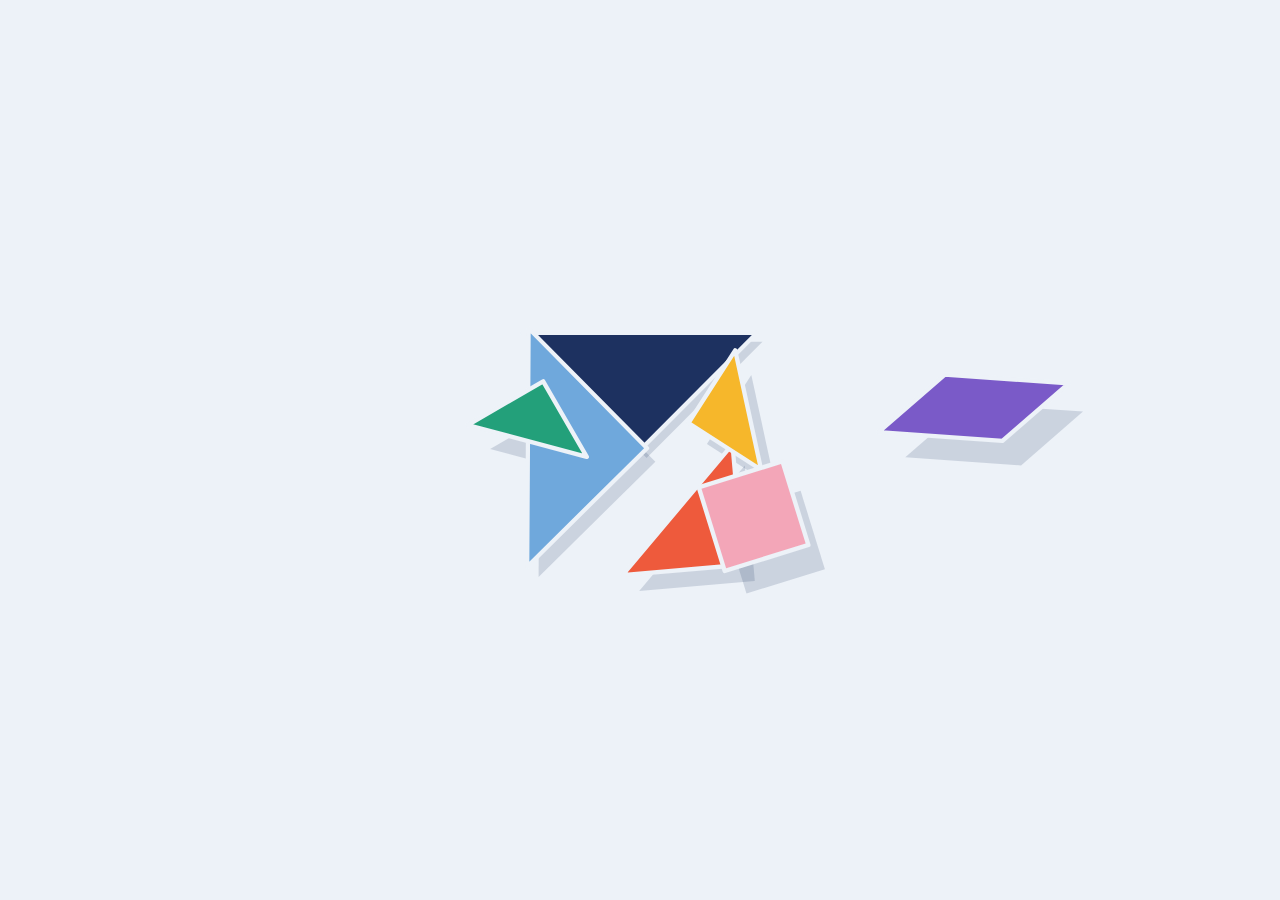
<file: index.html>
<!doctype html>
<html lang="en" data-page="home" style="--acc:#1D3160">
<head>
<meta charset="utf-8">
<meta name="viewport" content="width=device-width, initial-scale=1">
<title>James Clemens Math Tournament</title>
<meta name="description" content="The James Clemens Math Tournament (JCMT) is a math competition for elementary and middle school students at James Clemens High School in Madison, Alabama. Saturday, January 23, 2027.">
<meta property="og:title" content="James Clemens Math Tournament">
<meta property="og:description" content="A math competition for elementary and middle school students. Saturday, January 23, 2027, at James Clemens High School in Madison, Alabama.">
<meta property="og:type" content="website">
<meta property="og:url" content="https://jcmathtournament.org/">
<meta name="google-site-verification" content="wvtS1LHE_QaoKF5QBHXIT4lxSU7JIkNQikQWzbKGgCM" />
<link rel="canonical" href="https://jcmathtournament.org/">
<meta property="og:image" content="https://jcmathtournament.org/social-preview.png">
<meta property="og:image:width" content="1200">
<meta property="og:image:height" content="630">
<meta property="og:image:alt" content="James Clemens Math Tournament with a tangram square">
<meta name="twitter:card" content="summary_large_image">
<!-- Event details for search engines (Google can show the date and place in results).
     Keep these dates in step with EVENT in the script below; verifyEvent() checks them and names any
     that are stale in the console. -->
<script type="application/ld+json">
{
  "@context": "https://schema.org",
  "@type": "Event",
  "name": "James Clemens Math Tournament 2027",
  "alternateName": "JCMT",
  "url": "https://jcmathtournament.org/",
  "image": "https://jcmathtournament.org/social-preview.png",
  "description": "A math tournament for elementary and middle school students, held at James Clemens High School in Madison, Alabama. Divisions: 4th grade, 5th grade, 6th grade, Pre-Algebra, and Algebra I. Registration is due Friday, January 8, 2027.",
  "startDate": "2027-01-23T08:00:00-06:00",
  "endDate": "2027-01-23T16:00:00-06:00",
  "eventStatus": "https://schema.org/EventScheduled",
  "eventAttendanceMode": "https://schema.org/OfflineEventAttendanceMode",
  "location": {
    "@type": "Place",
    "name": "James Clemens High School",
    "address": {
      "@type": "PostalAddress",
      "streetAddress": "11306 County Line Rd",
      "addressLocality": "Madison",
      "addressRegion": "AL",
      "postalCode": "35756",
      "addressCountry": "US"
    }
  },
  "organizer": {
    "@type": "Organization",
    "name": "James Clemens Math Tournament",
    "email": "jamesclemensmathtournament@gmail.com"
  }
}
</script>
<meta name="theme-color" content="#EDF2F8">
<link rel="icon" href="/favicon.ico" sizes="48x48">
<link rel="icon" href="/favicon-96x96.png" type="image/png" sizes="96x96">
<link rel="icon" href="/icon.svg" type="image/svg+xml">
<link rel="apple-touch-icon" href="apple-touch-icon.png">
<link rel="preconnect" href="https://fonts.googleapis.com">
<link rel="preconnect" href="https://fonts.gstatic.com" crossorigin>
<link rel="stylesheet" href="theme.css">

<link rel="stylesheet" href="site.css">
<script>
/* The opening animation plays on an empty screen, so the page content has to be hidden before the
   first paint. The class is set here rather than in the stylesheet — with scripting off it is never
   added and everything stays visible. Only the home page plays it, and not for reduced motion or a
   repeat visit in the same session. */
(function () {
  try {
    // Addresses shared before the site had real pages (/index.html#register) go to the real page.
    var slug = location.hash.slice(1);
    if (slug && slug !== 'home' && ['register', 'past-tests', 'schedule', 'committee'].indexOf(slug) >= 0) {
      location.replace('/' + slug + '/');
      return;
    }
    if (document.documentElement.dataset.page !== 'home') return;   // only the home page plays it
    if (matchMedia('(prefers-reduced-motion: reduce)').matches) return;
    if (sessionStorage.getItem('jcmt-intro-seen')) return;
    document.documentElement.classList.add('intro');
    // Safety net: if app.js never runs, or throws partway, don't leave the page blank.
    setTimeout(function () { document.documentElement.classList.remove('intro'); }, 3500);
  } catch (e) {}
})();
</script>
</head>
<body data-fig="square" data-shape="a square">

<div class="app">
  <header class="top">
    <a class="brand" href="/"><span>JCMT</span><small>James Clemens Math Tournament</small></a>
    <div class="when">Sat · Jan 23 · 2027</div>
    <a class="reg" href="/register/">Register</a>
  </header>
  <main class="main">
    <div class="stage">
      <svg viewBox="-3.6 -2.75 7.2 5.5" role="img" aria-label="Seven tangram pieces">
        <defs>
          <pattern id="dots" x="-.25" y="-.25" width=".5" height=".5" patternUnits="userSpaceOnUse"><circle cx=".25" cy=".25" r=".022" fill="#1D3160" opacity=".22"/></pattern>
          <radialGradient id="fade"><stop offset=".35" stop-color="#fff"/><stop offset="1" stop-color="#fff" stop-opacity="0"/></radialGradient>
          <mask id="dotmask"><rect x="-3.6" y="-2.75" width="7.2" height="5.5" fill="url(#fade)"/></mask>
        </defs>
        <rect class="dotbg" x="-3.6" y="-2.75" width="7.2" height="5.5" fill="url(#dots)" mask="url(#dotmask)"/>
        <g id="shadows"></g>
        <g id="pieces"></g>
      </svg>
      <p class="tip">Drag a piece to move it. Tap one to turn it. <button type="button" class="fix">Put them back</button></p>
    </div>
    <div class="copy"><div class="copy-in">
      <!-- The home page text is plain markup so search engines read it without running JavaScript. -->
      <p class="eyebrow">James Clemens Math Tournament</p>
      <h1 class="hero">Welcome to the JCMT</h1>
      <p class="lede">A math tournament for elementary and middle school students, held at James Clemens High School in Madison, Alabama.</p>
      <div class="ctas"><a class="cta go" href="/register/">Register your school</a><a class="cta alt" href="/past-tests/">Practice with past tests</a></div>
      <div class="sx">
        <dl class="facts">
          <div><dt>When</dt><dd>Saturday, January 23, 2027<br>8:00 to 4:00</dd></div>
          <div><dt>Register by</dt><dd>Friday, January 8, 2027</dd></div>
          <div><dt>Where</dt><dd><a href="https://www.google.com/maps/search/?api=1&amp;query=James%20Clemens%20High%20School%2C%2011306%20County%20Line%20Rd%2C%20Madison%2C%20AL%2035756" target="_blank" rel="noopener">James Clemens High School<br>11306 County Line Rd, Madison, AL 35756</a></dd></div>
          <div><dt>Divisions</dt><dd>4th grade, 5th grade, 6th grade, Pre-Algebra, and Algebra I</dd></div>
        </dl>
        <h2 class="section">About the tournament</h2>
        <p>The James Clemens Math Tournament was created to help students of various skill levels compete in math. At its heart, the JCMT is less about winning, more about learning. The JCMT is a place where students can learn and grow, and grow enthusiastic towards math.</p>
        <p>Although we acknowledge that math is an extremely difficult subject, we encourage everyone to give their best effort in solving problems. In addition, in an attempt to help students learn, we have created a tournament that combines games and collaboration to foster the next generation of math enthusiasts.</p>
        <p>Thank you all for coming to the third edition of the James Clemens Math Tournament, and we hope we will see you all next year. In the meantime, this website can be used to learn more about the JCMT, and to view past tests and answer keys.</p>
        <p class="fine">Questions? Email <a href="mailto:jamesclemensmathtournament@gmail.com">jamesclemensmathtournament@gmail.com</a></p>
      </div>
    </div></div>
  </main>
  <nav class="nav" aria-label="Pages">
    <a href="/" data-fig="square" aria-current="page"><span>Start here</span></a>
    <a href="/register/" data-fig="house"><span>Register</span></a>
    <a href="/past-tests/" data-fig="arrow"><span>Past tests</span></a>
    <a href="/schedule/" data-fig="hourglass"><span>The day</span></a>
    <a href="/committee/" data-fig="boat"><span>The crew</span></a>
  </nav>
</div>

<script src="tangram.js"></script>
<script src="app.js"></script>
</body>
</html>
</file>
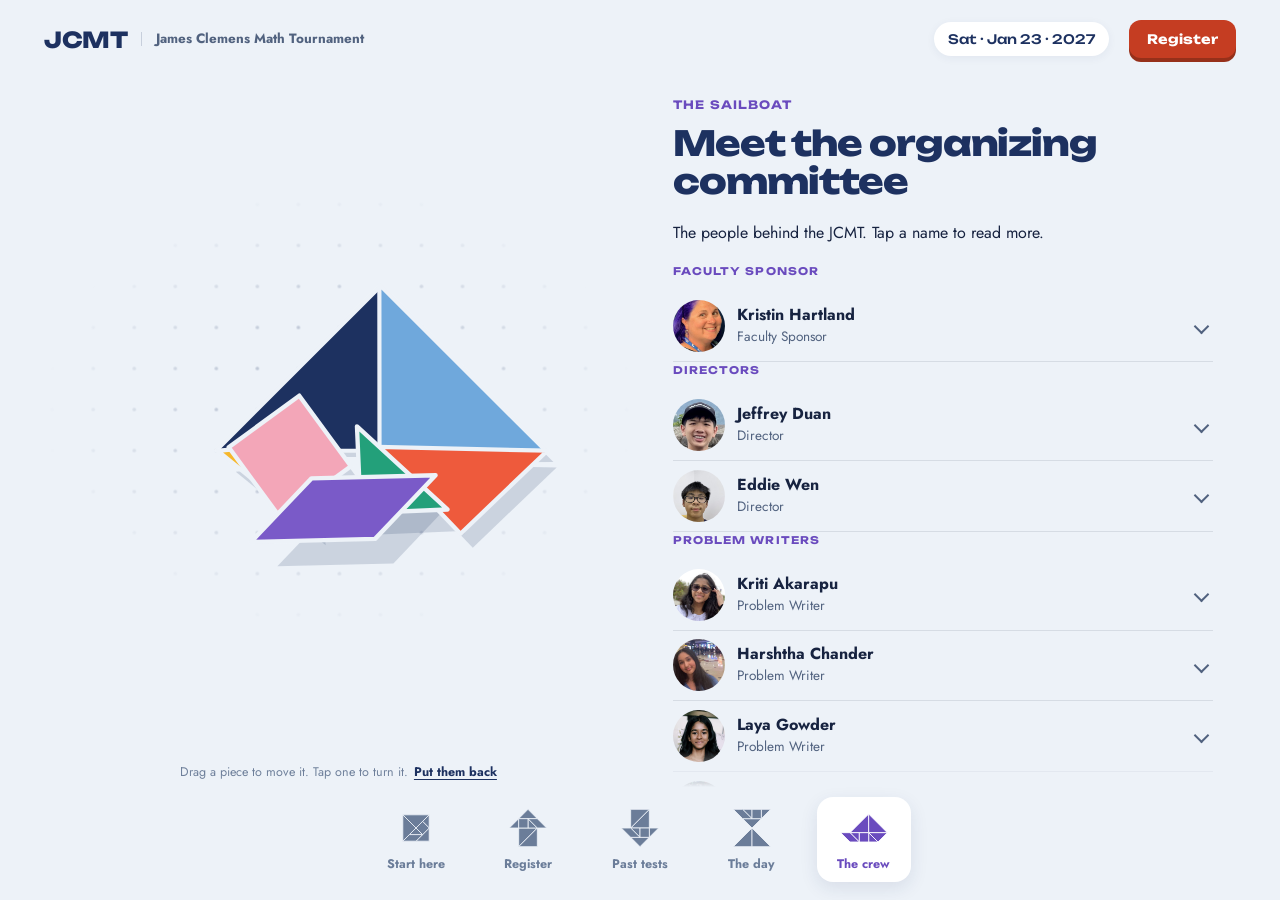
<file: committee/index.html>
<!doctype html>
<html lang="en" data-page="committee" style="--acc:#6A4BBE">
<head>
<meta charset="utf-8">
<meta name="viewport" content="width=device-width, initial-scale=1">
<title>Meet the organizing committee · James Clemens Math Tournament</title>
<meta name="description" content="Meet the students who organize the James Clemens Math Tournament, held Saturday, January 23, 2027 at James Clemens High School in Madison, Alabama.">
<meta property="og:title" content="Meet the organizing committee · James Clemens Math Tournament">
<meta property="og:description" content="Meet the students who organize the James Clemens Math Tournament, held Saturday, January 23, 2027 at James Clemens High School in Madison, Alabama.">
<meta property="og:type" content="website">
<meta property="og:url" content="https://jcmathtournament.org/committee/">
<link rel="canonical" href="https://jcmathtournament.org/committee/">
<meta property="og:image" content="https://jcmathtournament.org/social-preview.png">
<meta property="og:image:width" content="1200">
<meta property="og:image:height" content="630">
<meta property="og:image:alt" content="James Clemens Math Tournament with a tangram square">
<meta name="twitter:card" content="summary_large_image">
<meta name="theme-color" content="#EDF2F8">
<link rel="icon" href="/favicon.ico" sizes="48x48">
<link rel="icon" href="/favicon-96x96.png" type="image/png" sizes="96x96">
<link rel="icon" href="/icon.svg" type="image/svg+xml">
<link rel="apple-touch-icon" href="/apple-touch-icon.png">
<link rel="preconnect" href="https://fonts.googleapis.com">
<link rel="preconnect" href="https://fonts.gstatic.com" crossorigin>
<link rel="stylesheet" href="/theme.css">

<link rel="stylesheet" href="/site.css">
<script>
/* The opening animation plays on an empty screen, so the page content has to be hidden before the
   first paint. The class is set here rather than in the stylesheet — with scripting off it is never
   added and everything stays visible. Only the home page plays it, and not for reduced motion or a
   repeat visit in the same session. */
(function () {
  try {
    // Addresses shared before the site had real pages (/index.html#register) go to the real page.
    var slug = location.hash.slice(1);
    if (slug && slug !== 'home' && ['register', 'past-tests', 'schedule', 'committee'].indexOf(slug) >= 0) {
      location.replace('/' + slug + '/');
      return;
    }
    if (document.documentElement.dataset.page !== 'home') return;   // only the home page plays it
    if (matchMedia('(prefers-reduced-motion: reduce)').matches) return;
    if (sessionStorage.getItem('jcmt-intro-seen')) return;
    document.documentElement.classList.add('intro');
    // Safety net: if app.js never runs, or throws partway, don't leave the page blank.
    setTimeout(function () { document.documentElement.classList.remove('intro'); }, 3500);
  } catch (e) {}
})();
</script>
</head>
<body data-fig="boat" data-shape="a sailboat">

<div class="app">
  <header class="top">
    <a class="brand" href="/"><span>JCMT</span><small>James Clemens Math Tournament</small></a>
    <div class="when">Sat · Jan 23 · 2027</div>
    <a class="reg" href="/register/">Register</a>
  </header>
  <main class="main">
    <div class="stage">
      <svg viewBox="-3.6 -2.75 7.2 5.5" role="img" aria-label="Seven tangram pieces">
        <defs>
          <pattern id="dots" x="-.25" y="-.25" width=".5" height=".5" patternUnits="userSpaceOnUse"><circle cx=".25" cy=".25" r=".022" fill="#1D3160" opacity=".22"/></pattern>
          <radialGradient id="fade"><stop offset=".35" stop-color="#fff"/><stop offset="1" stop-color="#fff" stop-opacity="0"/></radialGradient>
          <mask id="dotmask"><rect x="-3.6" y="-2.75" width="7.2" height="5.5" fill="url(#fade)"/></mask>
        </defs>
        <rect class="dotbg" x="-3.6" y="-2.75" width="7.2" height="5.5" fill="url(#dots)" mask="url(#dotmask)"/>
        <g id="shadows"></g>
        <g id="pieces"></g>
      </svg>
      <p class="tip">Drag a piece to move it. Tap one to turn it. <button type="button" class="fix">Put them back</button></p>
    </div>
    <div class="copy"><div class="copy-in">
      <p class="kick">The sailboat</p>
      <h1>Meet the organizing committee</h1>
      <div class="sx">
<p>The people behind the JCMT. Tap a name to read more.</p>
<p class="group">Faculty sponsor</p><details class="person"><summary><img src="/img/kristin-hartland.jpg" alt="" width="52" height="52" loading="lazy"><span><b>Kristin Hartland</b><span class="role">Faculty Sponsor</span></span></summary><ul><li>PhD in Mathematics Education - MTSU</li><li>Masters in Mathematics- UMASS Lowell</li><li>Bachelor in Science in Mathematics, Minors in Physics & Secondary Education - UTEP</li><li>Avid Bowler for 26+ years, National Competitor</li><li>JCHS Head Bowling Coach</li><li>2 Children, 1 at James Clemens HS and 1 at Liberty MS</li></ul></details><p class="group">Directors</p><details class="person"><summary><img src="/img/jeffrey-duan.jpg" alt="" width="52" height="52" loading="lazy"><span><b>Jeffrey Duan</b><span class="role">Director</span></span></summary><ul><li>Sophomore at James Clemens High School</li><li>Enjoys playing piano</li><li>1-time American Invitational Mathematics Examination qualifier</li><li>1-time National MATHCOUNTS qualifier</li></ul></details><details class="person"><summary><img src="/img/eddie-wen.jpg" alt="" width="52" height="52" loading="lazy"><span><b>Eddie Wen</b><span class="role">Director</span></span></summary><ul><li>Sophomore at James Clemens High School</li><li>Enjoys watching anime and playing anime music</li><li>Has participated in math tournaments since 3rd grade</li><li>2x Alabama State MATHCOUNTS Participant</li><li>Avid tennis player for 4-5 years and varsity State qualifier</li></ul></details><p class="group">Problem writers</p><details class="person"><summary><img src="/img/kriti-akarapu.jpg" alt="" width="52" height="52" loading="lazy"><span><b>Kriti Akarapu</b><span class="role">Problem Writer</span></span></summary><ul><li>Freshman at James Clemens High School</li><li>Has participated in math tournaments since 3rd grade</li><li>2x Alabama State MATHCOUNTS Participant</li><li>Enjoys music and singing</li><li>Loves reading, anime, dancing, goofing around, and watching movies</li></ul></details><details class="person"><summary><img src="/img/harshtha-chander.jpg" alt="" width="52" height="52" loading="lazy"><span><b>Harshtha Chander</b><span class="role">Problem Writer</span></span></summary><ul><li>Sophomore at James Clemens High School</li><li>Has participated in math tournaments since 3rd grade</li><li>2024 AMC 8 Honor Roll</li><li>2025 Alabama Statewide Math Contest 1st Place in Geometry</li><li>Avid Indian Classical Dancer for around 6 years</li><li>Enjoys reading and listening to music</li></ul></details><details class="person"><summary><img src="/img/laya-gowder.jpg" alt="" width="52" height="52" loading="lazy"><span><b>Laya Gowder</b><span class="role">Problem Writer</span></span></summary><ul><li>Sophomore at James Clemens High School</li><li>Participated in Math Tournaments since 3rd grade</li><li>Avid dancer for more than 10 years</li><li>Loves art and fashion</li><li>2024 James Clemens Math Tournament 4th Place</li><li>James Clemens Math Tournament Member for 2 years</li></ul></details><details class="person"><summary><img src="/img/heidi-leonard.jpg" alt="" width="52" height="52" loading="lazy"><span><b>Heidi Leonard</b><span class="role">Problem Writer</span></span></summary><ul><li>Sophomore at James Clemens High School</li><li>Has participated in math tournaments since 8th grade</li><li>She loves reading, snow skiing, travel, and biology</li><li>Placed in local math competitions as both a middle and high school student</li></ul></details><details class="person"><summary><img src="/img/jonah-yang.jpg" alt="" width="52" height="52" loading="lazy"><span><b>Jonah Yang</b><span class="role">Problem Writer</span></span></summary><ul><li>Sophomore at James Clemens High School</li><li>1x Alabama State MATHCOUNTS qualifier</li><li>Likes math, computer science, anime, and tennis</li><li>Has been playing piano for 8 years</li></ul></details><p class="group">Alumni</p><details class="person"><summary><img src="/img/erik-wu.jpg" alt="" width="52" height="52" loading="lazy"><span><b>Erik Wu</b><span class="role">Founder</span></span></summary><ul><li>Stanford Class of 2029</li><li>Participated in Math Tournaments since 2nd grade</li><li>Avid Tennis Player for around 2 - 3 years</li><li>Loves playing piano and Korean pop music</li><li>3x American Invitational Mathematics Examination Qualifier</li><li>3rd Place Alabama Statewide High School Math Competition</li></ul></details><details class="person"><summary><img src="/img/neyan-sezhian.jpg" alt="" width="52" height="52" loading="lazy"><span><b>Neyan Sezhian</b><span class="role">Co-Founder</span></span></summary><ul><li>Cornell Class of 2029</li><li>Participated in Math Tournaments since 1st grade</li><li>Avid Golf Player for around 6 years</li><li>Loves playing piano and going to the gym</li><li>2x American Invitational Mathematics Examination Qualifier</li><li>Nickname is Nyan, the flying toaster pastry cat</li></ul></details><details class="person"><summary><img src="/img/vineet-vadrevu.jpg" alt="" width="52" height="52" loading="lazy"><span><b>Vineet Vadrevu</b><span class="role">Former Problem Writer</span></span></summary><ul><li>Junior at James Clemens High School</li><li>3 years of competitive math team experience</li><li>5 years of experience playing flute</li><li>Enjoys playing Badminton</li><li>AMC 10 Participant and 2 year Beast Academy instructor</li></ul></details></div>
    </div></div>
  </main>
  <nav class="nav" aria-label="Pages">
    <a href="/" data-fig="square"><span>Start here</span></a>
    <a href="/register/" data-fig="house"><span>Register</span></a>
    <a href="/past-tests/" data-fig="arrow"><span>Past tests</span></a>
    <a href="/schedule/" data-fig="hourglass"><span>The day</span></a>
    <a href="/committee/" data-fig="boat" aria-current="page"><span>The crew</span></a>
  </nav>
</div>

<script src="/tangram.js"></script>
<script src="/app.js"></script>
</body>
</html>
</file>
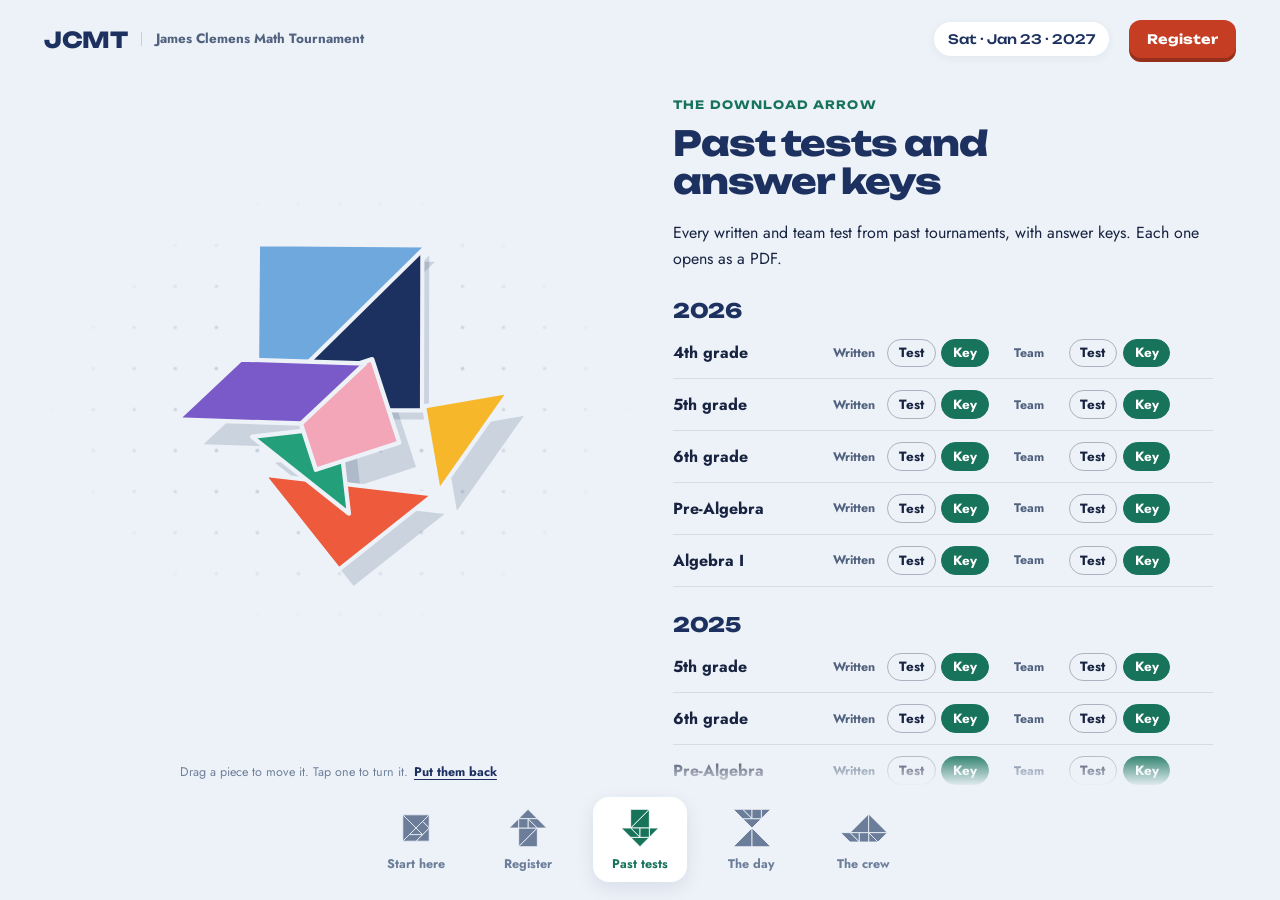
<file: past-tests/index.html>
<!doctype html>
<html lang="en" data-page="past-tests" style="--acc:#17735A">
<head>
<meta charset="utf-8">
<meta name="viewport" content="width=device-width, initial-scale=1">
<title>Past tests and answer keys · James Clemens Math Tournament</title>
<meta name="description" content="Past James Clemens Math Tournament tests and answer keys, from 4th grade through Algebra I. The next tournament is Saturday, January 23, 2027, in Madison, Alabama.">
<meta property="og:title" content="Past tests and answer keys · James Clemens Math Tournament">
<meta property="og:description" content="Past James Clemens Math Tournament tests and answer keys, from 4th grade through Algebra I. The next tournament is Saturday, January 23, 2027, in Madison, Alabama.">
<meta property="og:type" content="website">
<meta property="og:url" content="https://jcmathtournament.org/past-tests/">
<link rel="canonical" href="https://jcmathtournament.org/past-tests/">
<meta property="og:image" content="https://jcmathtournament.org/social-preview.png">
<meta property="og:image:width" content="1200">
<meta property="og:image:height" content="630">
<meta property="og:image:alt" content="James Clemens Math Tournament with a tangram square">
<meta name="twitter:card" content="summary_large_image">
<meta name="theme-color" content="#EDF2F8">
<link rel="icon" href="/favicon.ico" sizes="48x48">
<link rel="icon" href="/favicon-96x96.png" type="image/png" sizes="96x96">
<link rel="icon" href="/icon.svg" type="image/svg+xml">
<link rel="apple-touch-icon" href="/apple-touch-icon.png">
<link rel="preconnect" href="https://fonts.googleapis.com">
<link rel="preconnect" href="https://fonts.gstatic.com" crossorigin>
<link rel="stylesheet" href="/theme.css">

<link rel="stylesheet" href="/site.css">
<script>
/* The opening animation plays on an empty screen, so the page content has to be hidden before the
   first paint. The class is set here rather than in the stylesheet — with scripting off it is never
   added and everything stays visible. Only the home page plays it, and not for reduced motion or a
   repeat visit in the same session. */
(function () {
  try {
    // Addresses shared before the site had real pages (/index.html#register) go to the real page.
    var slug = location.hash.slice(1);
    if (slug && slug !== 'home' && ['register', 'past-tests', 'schedule', 'committee'].indexOf(slug) >= 0) {
      location.replace('/' + slug + '/');
      return;
    }
    if (document.documentElement.dataset.page !== 'home') return;   // only the home page plays it
    if (matchMedia('(prefers-reduced-motion: reduce)').matches) return;
    if (sessionStorage.getItem('jcmt-intro-seen')) return;
    document.documentElement.classList.add('intro');
    // Safety net: if app.js never runs, or throws partway, don't leave the page blank.
    setTimeout(function () { document.documentElement.classList.remove('intro'); }, 3500);
  } catch (e) {}
})();
</script>
</head>
<body data-fig="arrow" data-shape="a download arrow">

<div class="app">
  <header class="top">
    <a class="brand" href="/"><span>JCMT</span><small>James Clemens Math Tournament</small></a>
    <div class="when">Sat · Jan 23 · 2027</div>
    <a class="reg" href="/register/">Register</a>
  </header>
  <main class="main">
    <div class="stage">
      <svg viewBox="-3.6 -2.75 7.2 5.5" role="img" aria-label="Seven tangram pieces">
        <defs>
          <pattern id="dots" x="-.25" y="-.25" width=".5" height=".5" patternUnits="userSpaceOnUse"><circle cx=".25" cy=".25" r=".022" fill="#1D3160" opacity=".22"/></pattern>
          <radialGradient id="fade"><stop offset=".35" stop-color="#fff"/><stop offset="1" stop-color="#fff" stop-opacity="0"/></radialGradient>
          <mask id="dotmask"><rect x="-3.6" y="-2.75" width="7.2" height="5.5" fill="url(#fade)"/></mask>
        </defs>
        <rect class="dotbg" x="-3.6" y="-2.75" width="7.2" height="5.5" fill="url(#dots)" mask="url(#dotmask)"/>
        <g id="shadows"></g>
        <g id="pieces"></g>
      </svg>
      <p class="tip">Drag a piece to move it. Tap one to turn it. <button type="button" class="fix">Put them back</button></p>
    </div>
    <div class="copy"><div class="copy-in">
      <p class="kick">The download arrow</p>
      <h1>Past tests and answer keys</h1>
      <div class="sx">
<p>Every written and team test from past tournaments, with answer keys. Each one opens as a PDF.</p>
<section class="yr"><h2>2026</h2><div class="drow"><span class="dn">4th grade</span><span class="grp"><span class="gl">Written</span><a href="/tests/2026/4th-grade-written.pdf" target="_blank" rel="noopener" aria-label="2026 4th grade written test (PDF)">Test</a><a href="/tests/2026/4th-grade-written-key.pdf" target="_blank" rel="noopener" class="k" aria-label="2026 4th grade written answer key (PDF)">Key</a></span><span class="grp"><span class="gl">Team</span><a href="/tests/2026/4th-grade-team.pdf" target="_blank" rel="noopener" aria-label="2026 4th grade team test (PDF)">Test</a><a href="/tests/2026/4th-grade-team-key.pdf" target="_blank" rel="noopener" class="k" aria-label="2026 4th grade team answer key (PDF)">Key</a></span></div><div class="drow"><span class="dn">5th grade</span><span class="grp"><span class="gl">Written</span><a href="/tests/2026/5th-grade-written.pdf" target="_blank" rel="noopener" aria-label="2026 5th grade written test (PDF)">Test</a><a href="/tests/2026/5th-grade-written-key.pdf" target="_blank" rel="noopener" class="k" aria-label="2026 5th grade written answer key (PDF)">Key</a></span><span class="grp"><span class="gl">Team</span><a href="/tests/2026/5th-grade-team.pdf" target="_blank" rel="noopener" aria-label="2026 5th grade team test (PDF)">Test</a><a href="/tests/2026/5th-grade-team-key.pdf" target="_blank" rel="noopener" class="k" aria-label="2026 5th grade team answer key (PDF)">Key</a></span></div><div class="drow"><span class="dn">6th grade</span><span class="grp"><span class="gl">Written</span><a href="/tests/2026/6th-grade-written.pdf" target="_blank" rel="noopener" aria-label="2026 6th grade written test (PDF)">Test</a><a href="/tests/2026/6th-grade-written-key.pdf" target="_blank" rel="noopener" class="k" aria-label="2026 6th grade written answer key (PDF)">Key</a></span><span class="grp"><span class="gl">Team</span><a href="/tests/2026/6th-grade-team.pdf" target="_blank" rel="noopener" aria-label="2026 6th grade team test (PDF)">Test</a><a href="/tests/2026/6th-grade-team-key.pdf" target="_blank" rel="noopener" class="k" aria-label="2026 6th grade team answer key (PDF)">Key</a></span></div><div class="drow"><span class="dn">Pre-Algebra</span><span class="grp"><span class="gl">Written</span><a href="/tests/2026/pre-algebra-written.pdf" target="_blank" rel="noopener" aria-label="2026 Pre-Algebra written test (PDF)">Test</a><a href="/tests/2026/pre-algebra-written-key.pdf" target="_blank" rel="noopener" class="k" aria-label="2026 Pre-Algebra written answer key (PDF)">Key</a></span><span class="grp"><span class="gl">Team</span><a href="/tests/2026/pre-algebra-team.pdf" target="_blank" rel="noopener" aria-label="2026 Pre-Algebra team test (PDF)">Test</a><a href="/tests/2026/pre-algebra-team-key.pdf" target="_blank" rel="noopener" class="k" aria-label="2026 Pre-Algebra team answer key (PDF)">Key</a></span></div><div class="drow"><span class="dn">Algebra I</span><span class="grp"><span class="gl">Written</span><a href="/tests/2026/algebra-1-written.pdf" target="_blank" rel="noopener" aria-label="2026 Algebra I written test (PDF)">Test</a><a href="/tests/2026/algebra-1-written-key.pdf" target="_blank" rel="noopener" class="k" aria-label="2026 Algebra I written answer key (PDF)">Key</a></span><span class="grp"><span class="gl">Team</span><a href="/tests/2026/algebra-1-team.pdf" target="_blank" rel="noopener" aria-label="2026 Algebra I team test (PDF)">Test</a><a href="/tests/2026/algebra-1-team-key.pdf" target="_blank" rel="noopener" class="k" aria-label="2026 Algebra I team answer key (PDF)">Key</a></span></div></section><section class="yr"><h2>2025</h2><div class="drow"><span class="dn">5th grade</span><span class="grp"><span class="gl">Written</span><a href="/tests/2025/5th-grade-written.pdf" target="_blank" rel="noopener" aria-label="2025 5th grade written test (PDF)">Test</a><a href="/tests/2025/5th-grade-written-key.pdf" target="_blank" rel="noopener" class="k" aria-label="2025 5th grade written answer key (PDF)">Key</a></span><span class="grp"><span class="gl">Team</span><a href="/tests/2025/5th-grade-team.pdf" target="_blank" rel="noopener" aria-label="2025 5th grade team test (PDF)">Test</a><a href="/tests/2025/5th-grade-team-key.pdf" target="_blank" rel="noopener" class="k" aria-label="2025 5th grade team answer key (PDF)">Key</a></span></div><div class="drow"><span class="dn">6th grade</span><span class="grp"><span class="gl">Written</span><a href="/tests/2025/6th-grade-written.pdf" target="_blank" rel="noopener" aria-label="2025 6th grade written test (PDF)">Test</a><a href="/tests/2025/6th-grade-written-key.pdf" target="_blank" rel="noopener" class="k" aria-label="2025 6th grade written answer key (PDF)">Key</a></span><span class="grp"><span class="gl">Team</span><a href="/tests/2025/6th-grade-team.pdf" target="_blank" rel="noopener" aria-label="2025 6th grade team test (PDF)">Test</a><a href="/tests/2025/6th-grade-team-key.pdf" target="_blank" rel="noopener" class="k" aria-label="2025 6th grade team answer key (PDF)">Key</a></span></div><div class="drow"><span class="dn">Pre-Algebra</span><span class="grp"><span class="gl">Written</span><a href="/tests/2025/pre-algebra-written.pdf" target="_blank" rel="noopener" aria-label="2025 Pre-Algebra written test (PDF)">Test</a><a href="/tests/2025/pre-algebra-written-key.pdf" target="_blank" rel="noopener" class="k" aria-label="2025 Pre-Algebra written answer key (PDF)">Key</a></span><span class="grp"><span class="gl">Team</span><a href="/tests/2025/pre-algebra-team.pdf" target="_blank" rel="noopener" aria-label="2025 Pre-Algebra team test (PDF)">Test</a><a href="/tests/2025/pre-algebra-team-key.pdf" target="_blank" rel="noopener" class="k" aria-label="2025 Pre-Algebra team answer key (PDF)">Key</a></span></div><div class="drow"><span class="dn">Algebra I</span><span class="grp"><span class="gl">Written</span><a href="/tests/2025/algebra-1-written.pdf" target="_blank" rel="noopener" aria-label="2025 Algebra I written test (PDF)">Test</a><a href="/tests/2025/algebra-1-written-key.pdf" target="_blank" rel="noopener" class="k" aria-label="2025 Algebra I written answer key (PDF)">Key</a></span><span class="grp"><span class="gl">Team</span><a href="/tests/2025/algebra-1-team.pdf" target="_blank" rel="noopener" aria-label="2025 Algebra I team test (PDF)">Test</a><a href="/tests/2025/algebra-1-team-key.pdf" target="_blank" rel="noopener" class="k" aria-label="2025 Algebra I team answer key (PDF)">Key</a></span></div></section><section class="yr"><h2>2024</h2><div class="drow"><span class="dn">6th grade</span><span class="grp"><span class="gl">Written</span><a href="/tests/2024/6th-grade-written.pdf" target="_blank" rel="noopener" aria-label="2024 6th grade written test (PDF)">Test</a><a href="/tests/2024/6th-grade-written-key.pdf" target="_blank" rel="noopener" class="k" aria-label="2024 6th grade written answer key (PDF)">Key</a></span><span class="grp"><span class="gl">Team</span><a href="/tests/2024/6th-grade-team.pdf" target="_blank" rel="noopener" aria-label="2024 6th grade team test (PDF)">Test</a><a href="/tests/2024/6th-grade-team-key.pdf" target="_blank" rel="noopener" class="k" aria-label="2024 6th grade team answer key (PDF)">Key</a></span></div><div class="drow"><span class="dn">Pre-Algebra</span><span class="grp"><span class="gl">Written</span><a href="/tests/2024/pre-algebra-written.pdf" target="_blank" rel="noopener" aria-label="2024 Pre-Algebra written test (PDF)">Test</a><a href="/tests/2024/pre-algebra-written-key.pdf" target="_blank" rel="noopener" class="k" aria-label="2024 Pre-Algebra written answer key (PDF)">Key</a></span><span class="grp"><span class="gl">Team</span><a href="/tests/2024/pre-algebra-team.pdf" target="_blank" rel="noopener" aria-label="2024 Pre-Algebra team test (PDF)">Test</a><a href="/tests/2024/pre-algebra-team-key.pdf" target="_blank" rel="noopener" class="k" aria-label="2024 Pre-Algebra team answer key (PDF)">Key</a></span></div><div class="drow"><span class="dn">Algebra I</span><span class="grp"><span class="gl">Written</span><a href="/tests/2024/algebra-1-written.pdf" target="_blank" rel="noopener" aria-label="2024 Algebra I written test (PDF)">Test</a><a href="/tests/2024/algebra-1-written-key.pdf" target="_blank" rel="noopener" class="k" aria-label="2024 Algebra I written answer key (PDF)">Key</a></span><span class="grp"><span class="gl">Team</span><a href="/tests/2024/algebra-1-team.pdf" target="_blank" rel="noopener" aria-label="2024 Algebra I team test (PDF)">Test</a><a href="/tests/2024/algebra-1-team-key.pdf" target="_blank" rel="noopener" class="k" aria-label="2024 Algebra I team answer key (PDF)">Key</a></span></div></section></div>
    </div></div>
  </main>
  <nav class="nav" aria-label="Pages">
    <a href="/" data-fig="square"><span>Start here</span></a>
    <a href="/register/" data-fig="house"><span>Register</span></a>
    <a href="/past-tests/" data-fig="arrow" aria-current="page"><span>Past tests</span></a>
    <a href="/schedule/" data-fig="hourglass"><span>The day</span></a>
    <a href="/committee/" data-fig="boat"><span>The crew</span></a>
  </nav>
</div>

<script src="/tangram.js"></script>
<script src="/app.js"></script>
</body>
</html>
</file>
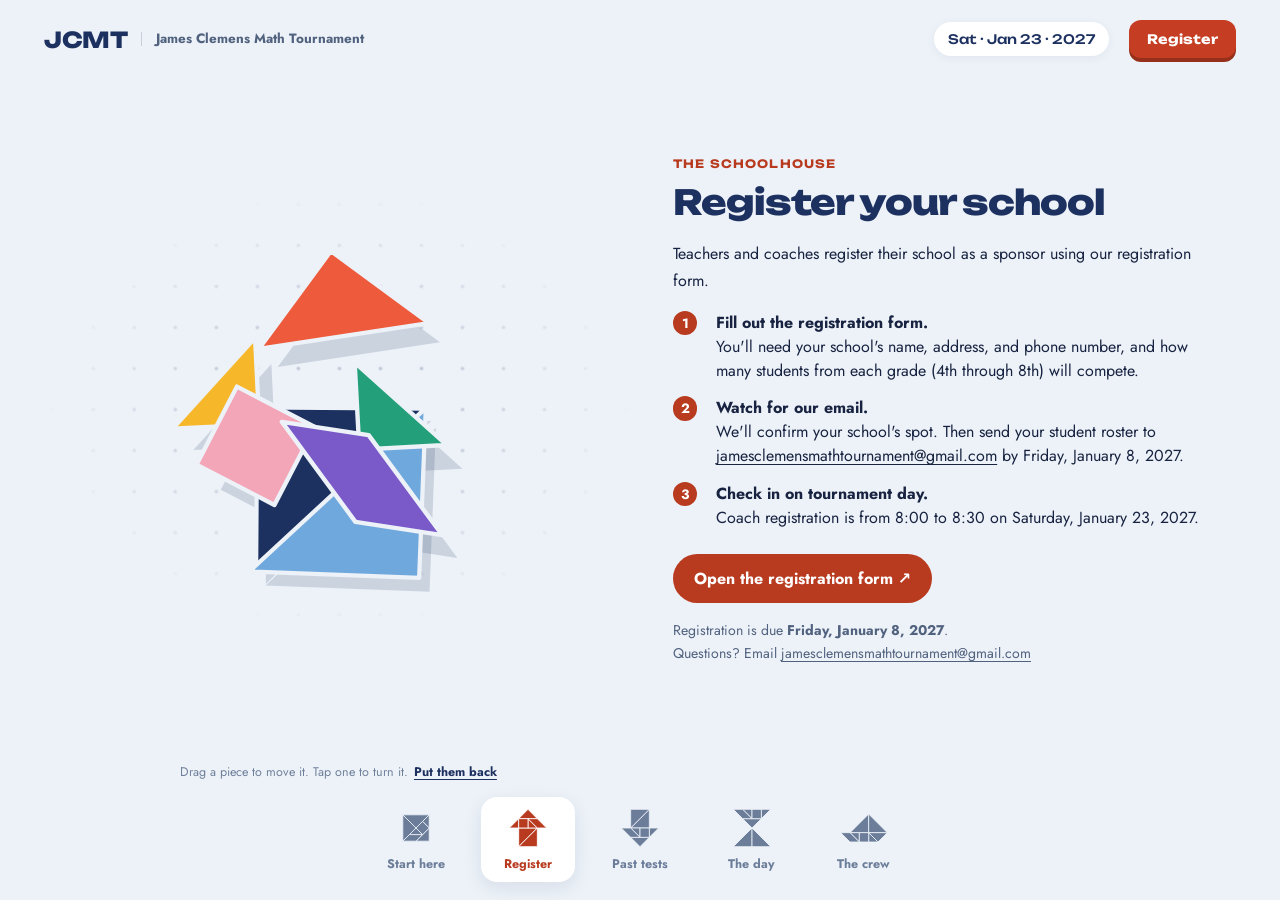
<file: register/index.html>
<!doctype html>
<html lang="en" data-page="register" style="--acc:#B83A1F">
<head>
<meta charset="utf-8">
<meta name="viewport" content="width=device-width, initial-scale=1">
<title>Register your school · James Clemens Math Tournament</title>
<meta name="description" content="Register your school for the James Clemens Math Tournament on Saturday, January 23, 2027 at James Clemens High School in Madison, Alabama. Registration is due Friday, January 8, 2027.">
<meta property="og:title" content="Register your school · James Clemens Math Tournament">
<meta property="og:description" content="Register your school for the James Clemens Math Tournament on Saturday, January 23, 2027 at James Clemens High School in Madison, Alabama. Registration is due Friday, January 8, 2027.">
<meta property="og:type" content="website">
<meta property="og:url" content="https://jcmathtournament.org/register/">
<link rel="canonical" href="https://jcmathtournament.org/register/">
<meta property="og:image" content="https://jcmathtournament.org/social-preview.png">
<meta property="og:image:width" content="1200">
<meta property="og:image:height" content="630">
<meta property="og:image:alt" content="James Clemens Math Tournament with a tangram square">
<meta name="twitter:card" content="summary_large_image">
<meta name="theme-color" content="#EDF2F8">
<link rel="icon" href="/favicon.ico" sizes="48x48">
<link rel="icon" href="/favicon-96x96.png" type="image/png" sizes="96x96">
<link rel="icon" href="/icon.svg" type="image/svg+xml">
<link rel="apple-touch-icon" href="/apple-touch-icon.png">
<link rel="preconnect" href="https://fonts.googleapis.com">
<link rel="preconnect" href="https://fonts.gstatic.com" crossorigin>
<link rel="stylesheet" href="/theme.css">

<link rel="stylesheet" href="/site.css">
<script>
/* The opening animation plays on an empty screen, so the page content has to be hidden before the
   first paint. The class is set here rather than in the stylesheet — with scripting off it is never
   added and everything stays visible. Only the home page plays it, and not for reduced motion or a
   repeat visit in the same session. */
(function () {
  try {
    // Addresses shared before the site had real pages (/index.html#register) go to the real page.
    var slug = location.hash.slice(1);
    if (slug && slug !== 'home' && ['register', 'past-tests', 'schedule', 'committee'].indexOf(slug) >= 0) {
      location.replace('/' + slug + '/');
      return;
    }
    if (document.documentElement.dataset.page !== 'home') return;   // only the home page plays it
    if (matchMedia('(prefers-reduced-motion: reduce)').matches) return;
    if (sessionStorage.getItem('jcmt-intro-seen')) return;
    document.documentElement.classList.add('intro');
    // Safety net: if app.js never runs, or throws partway, don't leave the page blank.
    setTimeout(function () { document.documentElement.classList.remove('intro'); }, 3500);
  } catch (e) {}
})();
</script>
</head>
<body data-fig="house" data-shape="a schoolhouse">

<div class="app">
  <header class="top">
    <a class="brand" href="/"><span>JCMT</span><small>James Clemens Math Tournament</small></a>
    <div class="when">Sat · Jan 23 · 2027</div>
    <a class="reg" href="/register/">Register</a>
  </header>
  <main class="main">
    <div class="stage">
      <svg viewBox="-3.6 -2.75 7.2 5.5" role="img" aria-label="Seven tangram pieces">
        <defs>
          <pattern id="dots" x="-.25" y="-.25" width=".5" height=".5" patternUnits="userSpaceOnUse"><circle cx=".25" cy=".25" r=".022" fill="#1D3160" opacity=".22"/></pattern>
          <radialGradient id="fade"><stop offset=".35" stop-color="#fff"/><stop offset="1" stop-color="#fff" stop-opacity="0"/></radialGradient>
          <mask id="dotmask"><rect x="-3.6" y="-2.75" width="7.2" height="5.5" fill="url(#fade)"/></mask>
        </defs>
        <rect class="dotbg" x="-3.6" y="-2.75" width="7.2" height="5.5" fill="url(#dots)" mask="url(#dotmask)"/>
        <g id="shadows"></g>
        <g id="pieces"></g>
      </svg>
      <p class="tip">Drag a piece to move it. Tap one to turn it. <button type="button" class="fix">Put them back</button></p>
    </div>
    <div class="copy"><div class="copy-in">
      <p class="kick">The schoolhouse</p>
      <h1>Register your school</h1>
      <div class="sx">
<p>Teachers and coaches register their school as a sponsor using our registration form.</p>
<ol class="steps">
  <li><b>Fill out the registration form.</b><span>You'll need your school's name, address, and phone number, and how many students from each grade (4th through 8th) will compete.</span></li>
  <li><b>Watch for our email.</b><span>We'll confirm your school's spot. Then send your student roster to <a href="mailto:jamesclemensmathtournament@gmail.com">jamesclemensmathtournament@gmail.com</a> by Friday, January 8, 2027.</span></li>
  <li><b>Check in on tournament day.</b><span>Coach registration is from 8:00 to 8:30 on Saturday, January 23, 2027.</span></li>
</ol>
<a class="btn" href="https://forms.gle/i9eco9i8UjwBpwqg8" target="_blank" rel="noopener">Open the registration form ↗</a>
<p class="fine">Registration is due <b>Friday, January 8, 2027</b>.<br>Questions? Email <a href="mailto:jamesclemensmathtournament@gmail.com">jamesclemensmathtournament@gmail.com</a></p></div>
    </div></div>
  </main>
  <nav class="nav" aria-label="Pages">
    <a href="/" data-fig="square"><span>Start here</span></a>
    <a href="/register/" data-fig="house" aria-current="page"><span>Register</span></a>
    <a href="/past-tests/" data-fig="arrow"><span>Past tests</span></a>
    <a href="/schedule/" data-fig="hourglass"><span>The day</span></a>
    <a href="/committee/" data-fig="boat"><span>The crew</span></a>
  </nav>
</div>

<script src="/tangram.js"></script>
<script src="/app.js"></script>
</body>
</html>
</file>
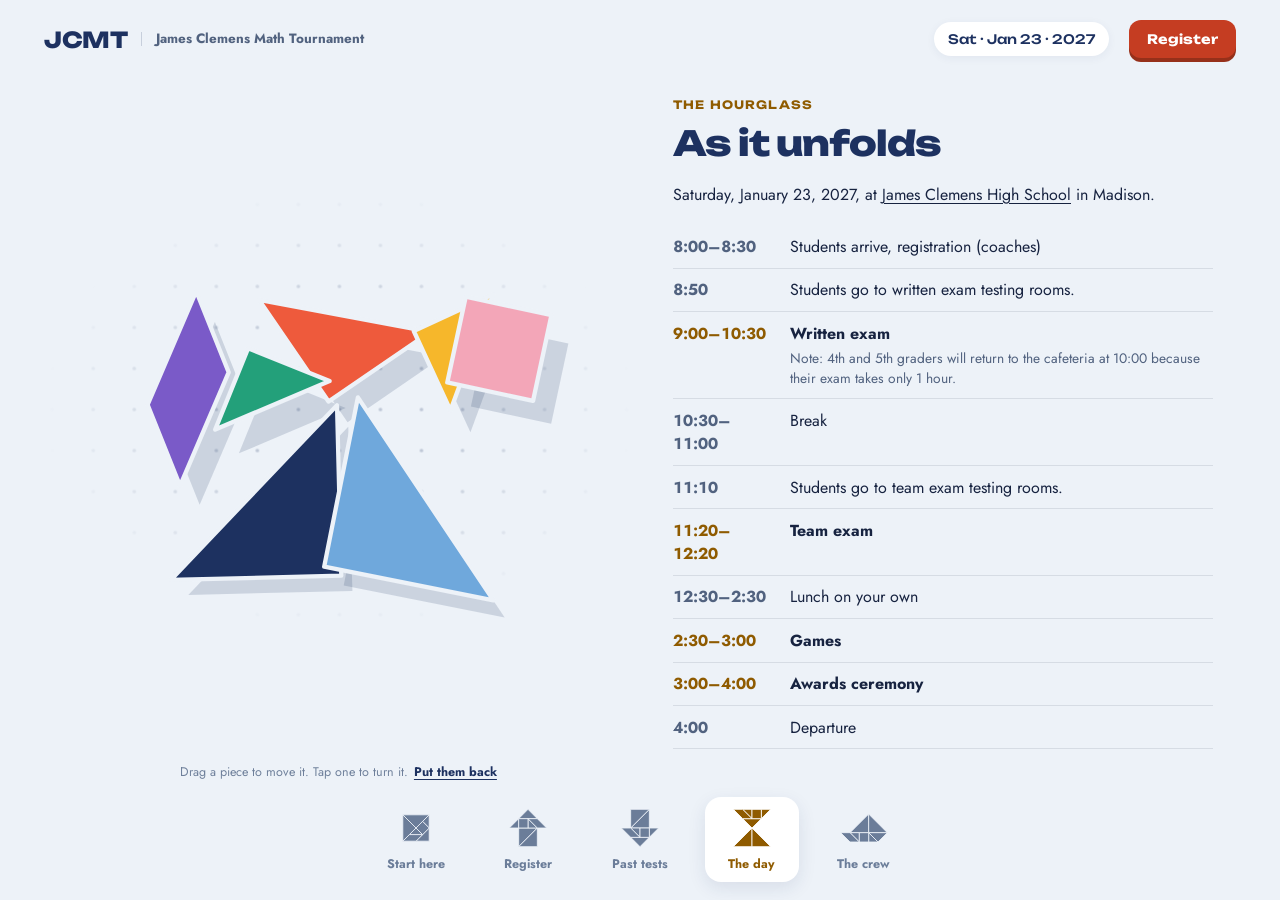
<file: schedule/index.html>
<!doctype html>
<html lang="en" data-page="schedule" style="--acc:#8F5B00">
<head>
<meta charset="utf-8">
<meta name="viewport" content="width=device-width, initial-scale=1">
<title>The day · James Clemens Math Tournament</title>
<meta name="description" content="How the day unfolds at the James Clemens Math Tournament on Saturday, January 23, 2027: check-in, the written round, the team round, lunch and awards in Madison, Alabama.">
<meta property="og:title" content="The day · James Clemens Math Tournament">
<meta property="og:description" content="How the day unfolds at the James Clemens Math Tournament on Saturday, January 23, 2027: check-in, the written round, the team round, lunch and awards in Madison, Alabama.">
<meta property="og:type" content="website">
<meta property="og:url" content="https://jcmathtournament.org/schedule/">
<link rel="canonical" href="https://jcmathtournament.org/schedule/">
<meta property="og:image" content="https://jcmathtournament.org/social-preview.png">
<meta property="og:image:width" content="1200">
<meta property="og:image:height" content="630">
<meta property="og:image:alt" content="James Clemens Math Tournament with a tangram square">
<meta name="twitter:card" content="summary_large_image">
<meta name="theme-color" content="#EDF2F8">
<link rel="icon" href="/favicon.ico" sizes="48x48">
<link rel="icon" href="/favicon-96x96.png" type="image/png" sizes="96x96">
<link rel="icon" href="/icon.svg" type="image/svg+xml">
<link rel="apple-touch-icon" href="/apple-touch-icon.png">
<link rel="preconnect" href="https://fonts.googleapis.com">
<link rel="preconnect" href="https://fonts.gstatic.com" crossorigin>
<link rel="stylesheet" href="/theme.css">

<link rel="stylesheet" href="/site.css">
<script>
/* The opening animation plays on an empty screen, so the page content has to be hidden before the
   first paint. The class is set here rather than in the stylesheet — with scripting off it is never
   added and everything stays visible. Only the home page plays it, and not for reduced motion or a
   repeat visit in the same session. */
(function () {
  try {
    // Addresses shared before the site had real pages (/index.html#register) go to the real page.
    var slug = location.hash.slice(1);
    if (slug && slug !== 'home' && ['register', 'past-tests', 'schedule', 'committee'].indexOf(slug) >= 0) {
      location.replace('/' + slug + '/');
      return;
    }
    if (document.documentElement.dataset.page !== 'home') return;   // only the home page plays it
    if (matchMedia('(prefers-reduced-motion: reduce)').matches) return;
    if (sessionStorage.getItem('jcmt-intro-seen')) return;
    document.documentElement.classList.add('intro');
    // Safety net: if app.js never runs, or throws partway, don't leave the page blank.
    setTimeout(function () { document.documentElement.classList.remove('intro'); }, 3500);
  } catch (e) {}
})();
</script>
</head>
<body data-fig="hourglass" data-shape="an hourglass">

<div class="app">
  <header class="top">
    <a class="brand" href="/"><span>JCMT</span><small>James Clemens Math Tournament</small></a>
    <div class="when">Sat · Jan 23 · 2027</div>
    <a class="reg" href="/register/">Register</a>
  </header>
  <main class="main">
    <div class="stage">
      <svg viewBox="-3.6 -2.75 7.2 5.5" role="img" aria-label="Seven tangram pieces">
        <defs>
          <pattern id="dots" x="-.25" y="-.25" width=".5" height=".5" patternUnits="userSpaceOnUse"><circle cx=".25" cy=".25" r=".022" fill="#1D3160" opacity=".22"/></pattern>
          <radialGradient id="fade"><stop offset=".35" stop-color="#fff"/><stop offset="1" stop-color="#fff" stop-opacity="0"/></radialGradient>
          <mask id="dotmask"><rect x="-3.6" y="-2.75" width="7.2" height="5.5" fill="url(#fade)"/></mask>
        </defs>
        <rect class="dotbg" x="-3.6" y="-2.75" width="7.2" height="5.5" fill="url(#dots)" mask="url(#dotmask)"/>
        <g id="shadows"></g>
        <g id="pieces"></g>
      </svg>
      <p class="tip">Drag a piece to move it. Tap one to turn it. <button type="button" class="fix">Put them back</button></p>
    </div>
    <div class="copy"><div class="copy-in">
      <p class="kick">The hourglass</p>
      <h1>As it unfolds</h1>
      <div class="sx">
<p>Saturday, January 23, 2027, at <a href="https://www.google.com/maps/search/?api=1&query=James%20Clemens%20High%20School%2C%2011306%20County%20Line%20Rd%2C%20Madison%2C%20AL%2035756" target="_blank" rel="noopener">James Clemens High School</a> in Madison.</p>
<ol class="times"><li><b>8:00–8:30</b><span>Students arrive, registration (coaches)</span></li><li><b>8:50</b><span>Students go to written exam testing rooms.</span></li><li class="hl"><b>9:00–10:30</b><span>Written exam<small>Note: 4th and 5th graders will return to the cafeteria at 10:00 because their exam takes only 1 hour.</small></span></li><li><b>10:30–11:00</b><span>Break</span></li><li><b>11:10</b><span>Students go to team exam testing rooms.</span></li><li class="hl"><b>11:20–12:20</b><span>Team exam</span></li><li><b>12:30–2:30</b><span>Lunch on your own</span></li><li class="hl"><b>2:30–3:00</b><span>Games</span></li><li class="hl"><b>3:00–4:00</b><span>Awards ceremony</span></li><li><b>4:00</b><span>Departure</span></li></ol></div>
    </div></div>
  </main>
  <nav class="nav" aria-label="Pages">
    <a href="/" data-fig="square"><span>Start here</span></a>
    <a href="/register/" data-fig="house"><span>Register</span></a>
    <a href="/past-tests/" data-fig="arrow"><span>Past tests</span></a>
    <a href="/schedule/" data-fig="hourglass" aria-current="page"><span>The day</span></a>
    <a href="/committee/" data-fig="boat"><span>The crew</span></a>
  </nav>
</div>

<script src="/tangram.js"></script>
<script src="/app.js"></script>
</body>
</html>
</file>
<file: theme.css>
/* Shared design tokens for index.html and 404.html.
   Change a font family or a colour here, not in the pages. */

@import url("https://fonts.googleapis.com/css2?family=Jost:wght@400;700&family=Unbounded:wght@500;700;800&display=swap");

:root{
  --navy:#1D3160; --ink:#172340; --paper:#EDF2F8; --soft:#51627f;
  --tomato:#C53D22; --tomato-lip:#96301A;
  --font-display:"Unbounded",sans-serif;
  --font-body:"Jost",ui-sans-serif,system-ui,sans-serif;
}
</file>
<file: site.css>
/* Palette, fonts and the font stacks live in theme.css. */
*{box-sizing:border-box}
[hidden]{display:none!important}
html,body{height:100%}
body{margin:0;background:var(--paper);color:var(--ink);font-family:var(--font-body);-webkit-font-smoothing:antialiased;overflow:hidden}
a{color:inherit}
:focus-visible{outline:3px solid #F6B72B;outline-offset:3px;border-radius:4px}

/* ---------- frame ---------- */
.app{height:100%;display:grid;grid-template-rows:auto minmax(0,1fr) auto}
.top{display:flex;align-items:center;gap:20px;padding:20px clamp(16px,4vw,44px) 4px}
.brand{margin:0;font-family:var(--font-display);font-weight:800;font-size:22px;color:var(--navy);display:flex;align-items:center;gap:14px;letter-spacing:-.02em;text-decoration:none}
.brand small{font-family:var(--font-body);font-weight:700;font-size:13.5px;color:var(--soft);letter-spacing:0;padding-left:14px;border-left:1.5px solid rgba(29,49,96,.18);line-height:1.1}
.when{margin-left:auto;font-family:var(--font-display);font-weight:500;font-size:13px;color:var(--navy);white-space:nowrap;padding:9px 14px;border-radius:999px;background:#fff;box-shadow:0 2px 10px rgba(29,49,96,.06)}
.reg{font-family:var(--font-display);font-weight:700;font-size:13px;background:var(--tomato);color:#fff;text-decoration:none;padding:11px 18px;border-radius:12px;box-shadow:0 4px 0 var(--tomato-lip);transition:transform .15s,box-shadow .15s;white-space:nowrap}
.reg:hover{transform:translateY(-2px);box-shadow:0 6px 0 var(--tomato-lip)}
.reg:active{transform:translateY(3px);box-shadow:0 1px 0 var(--tomato-lip)}

.main{display:grid;grid-template-columns:minmax(0,1.05fr) minmax(0,1fr);gap:clamp(16px,3vw,48px);padding-inline:clamp(16px,4vw,44px);min-height:0}
.stage{position:relative;min-height:0}
.stage svg{position:absolute;inset:0 0 30px 0;width:100%;height:calc(100% - 30px);overflow:visible;touch-action:none}
.pc{cursor:grab;stroke:var(--paper);stroke-width:.05;stroke-linejoin:round}
.pc:active{cursor:grabbing}
.shp{fill:rgba(29,49,96,.16)}
.tip{position:absolute;bottom:6px;left:0;right:0;text-align:center;font-size:12.5px;color:#6f809b;margin:0}
.tip button{font:inherit;border:0;background:none;color:var(--navy);font-weight:700;text-decoration:underline;text-underline-offset:3px;cursor:pointer;padding:0 2px}

/* copy column scrolls on its own so the art stays put */
.copy{min-height:0;overflow-y:auto;display:flex;flex-direction:column;container-type:inline-size;scrollbar-width:thin;scrollbar-color:#c3cedd transparent;
  -webkit-mask-image:linear-gradient(to bottom,transparent 0,#000 28px,#000 calc(100% - 36px),transparent 100%);mask-image:linear-gradient(to bottom,transparent 0,#000 28px,#000 calc(100% - 36px),transparent 100%)}
.copy-in{margin-block:auto;padding-block:36px 48px;max-width:540px;font-size:16px}
/* The opening animation runs against an empty screen: the frame, the copy and the stage's dotted
   backdrop stay hidden until the pieces are in place. Gated on a class that only JavaScript adds,
   and done with opacity so nothing reflows while the intro is measuring. When the class goes the
   frame fades back in; the copy is left to revealCopy(), the same staggered reveal a page change
   uses, so arriving either way looks the same. Only the frame fades, hence the short list. */
html.intro .top,html.intro .nav,html.intro .tip,html.intro .copy,html.intro .dotbg{opacity:0;pointer-events:none}
.top,.nav,.tip,.dotbg{transition:opacity .5s ease}
.kick{font-family:var(--font-display);font-size:11.5px;font-weight:700;letter-spacing:.1em;text-transform:uppercase;color:var(--acc);margin:0}
.copy h1{font-family:var(--font-display);font-weight:800;font-size:clamp(26px,2.7vw,36px);line-height:1.1;margin:12px 0 20px;color:var(--navy);letter-spacing:-.03em;text-wrap:balance}

/* home: a real welcome, not just another page */
.eyebrow{font-family:var(--font-display);font-size:12px;font-weight:700;letter-spacing:.12em;text-transform:uppercase;color:var(--tomato);margin:0}
.copy h1.hero{font-size:clamp(38px,4.3vw,62px);line-height:1.02;letter-spacing:-.04em;margin:14px 0 18px}
.lede{font-size:clamp(17px,1.35vw,19px);line-height:1.55;color:#34466a;margin:0 0 28px;max-width:34em}
.ctas{display:flex;flex-wrap:wrap;gap:12px;margin:0 0 36px}
.cta{font-family:var(--font-display);font-weight:700;font-size:14px;text-decoration:none;padding:14px 22px;border-radius:14px;transition:transform .15s,box-shadow .15s,background .15s}
.cta.go{background:var(--tomato);color:#fff;box-shadow:0 4px 0 var(--tomato-lip)}
.cta.go:hover{transform:translateY(-2px);box-shadow:0 6px 0 var(--tomato-lip)}
.cta.go:active{transform:translateY(3px);box-shadow:0 1px 0 var(--tomato-lip)}
.cta.alt{color:var(--navy);box-shadow:inset 0 0 0 2px var(--navy)}
.cta.alt:hover{background:#fff;transform:translateY(-2px)}
.cta.alt:active{transform:translateY(1px)}
.section{display:flex;align-items:center;gap:14px;font-family:var(--font-display);font-size:12px;font-weight:700;letter-spacing:.12em;text-transform:uppercase;color:var(--navy);margin:48px 0 18px}
.section::after{content:"";flex:1;height:1.5px;background:rgba(29,49,96,.14)}

.nav{display:flex;justify-content:center;gap:clamp(6px,1.4vw,18px);padding:10px 16px 18px;overflow-x:auto;scrollbar-width:none}
.nav a{display:grid;justify-items:center;gap:6px;padding:10px 14px 9px;border-radius:16px;color:#6b7d99;min-width:94px;flex:none;text-decoration:none;transition:background .15s,color .15s,transform .15s}
.nav a:hover{background:#fff;color:var(--navy);transform:translateY(-2px)}
.nav a[aria-current="page"]{background:#fff;color:var(--acc);box-shadow:0 6px 18px rgba(29,49,96,.1)}
.nav svg{width:52px;height:42px}
.nav polygon{fill:currentColor;stroke:var(--paper);stroke-width:.09;stroke-linejoin:round}
.nav a:hover polygon,.nav a[aria-current="page"] polygon{stroke:#fff}
.nav span{font-size:12.5px;font-weight:700}

/* ---------- page content ---------- */
.sx p{margin:0 0 1.05em;line-height:1.65}
.sx a{text-underline-offset:3px}
.sx a[href^="mailto:"]{overflow-wrap:anywhere}
.facts{display:grid;grid-template-columns:1fr 1fr;margin:0;background:#fff;border-radius:18px;box-shadow:0 6px 24px rgba(29,49,96,.07);overflow:hidden}
.facts div{padding:18px 20px}
.facts div:nth-child(odd){border-right:1px solid rgba(29,49,96,.09)}
.facts div:nth-child(-n+2){border-bottom:1px solid rgba(29,49,96,.09)}
.facts dt{font-family:var(--font-display);font-size:10.5px;font-weight:700;letter-spacing:.1em;text-transform:uppercase;color:var(--tomato);margin:0 0 7px}
.facts dd{margin:0;line-height:1.5;font-size:15px}
@container (max-width:400px){
  .facts{grid-template-columns:1fr}
  .facts div:nth-child(odd){border-right:0}
  .facts div:not(:last-child){border-bottom:1px solid rgba(29,49,96,.09)}
}
.fine{font-size:.88em;color:var(--soft);line-height:1.55}
.btn{display:inline-block;text-decoration:none;font-weight:700;padding:.8em 1.3em;border-radius:999px;background:var(--acc);color:#fff!important;transition:transform .15s;margin:.3em 0 1em}
.btn:hover{transform:translateY(-2px)}
.btn:active{transform:scale(.97)}
.steps{margin:0 0 1.2em;padding:0;list-style:none;counter-reset:s;display:grid;gap:.85em}
.steps li{counter-increment:s;display:grid;grid-template-columns:2.1em 1fr;column-gap:.6em;line-height:1.5}
.steps li::before{content:counter(s);grid-row:span 2;width:1.8em;height:1.8em;border-radius:50%;display:grid;place-items:center;font-weight:700;background:var(--acc);color:#fff;font-size:.85em}

.yr{margin:1.6em 0 0}
.yr h2{font-family:var(--font-display);font-weight:800;font-size:20px;color:var(--navy);margin:0 0 .2em;letter-spacing:-.02em}
/* each row: division, then written + team; the columns line up from row to row */
.drow{display:grid;grid-template-columns:auto auto;justify-content:start;align-items:center;gap:.45em 1.6em;padding:.7em 0;border-bottom:1px solid rgba(23,35,64,.1)}
.dn{grid-column:1/-1;font-weight:700}
@container (min-width:470px){.drow{grid-template-columns:8.4em auto auto}.dn{grid-column:auto}}
.grp{display:flex;align-items:center;gap:.35em}
.gl{font-size:.78em;font-weight:700;color:var(--soft);min-width:3.9em}
.grp a{font-size:.84em;font-weight:700;text-decoration:none;padding:.28em .8em;border-radius:999px;border:1.5px solid rgba(23,35,64,.3);transition:background .15s,border-color .15s,transform .15s}
.grp a:hover{border-color:var(--acc);transform:translateY(-1px)}
.grp a.k{background:var(--acc);border-color:var(--acc);color:#fff}

.times{list-style:none;margin:0 0 1.2em;padding:0}
.times li{display:grid;grid-template-columns:6.4em 1fr;gap:.9em;padding:.6em 0;border-bottom:1px solid rgba(23,35,64,.1);line-height:1.45}
.times b{font-variant-numeric:tabular-nums;color:var(--soft);font-weight:700}
.times li.hl b{color:var(--acc)}
.times li.hl span{font-weight:700}
.times small{display:block;font-weight:400;font-size:.86em;color:var(--soft);margin-top:.3em;line-height:1.45}

.group{font-family:var(--font-display);font-size:10.5px;font-weight:700;letter-spacing:.1em;text-transform:uppercase;color:var(--acc);margin:1.4em 0 .4em}
.person{border-bottom:1px solid rgba(23,35,64,.1)}
.person summary{list-style:none;display:grid;grid-template-columns:52px 1fr auto;gap:12px;align-items:center;padding:.55em 0;cursor:pointer;border-radius:10px}
.person summary::-webkit-details-marker{display:none}
.person img{width:52px;height:52px;border-radius:50%;object-fit:cover;display:block;background:#dde5ef}
.person b{display:block;line-height:1.2}
.person .role{font-size:.85em;color:var(--soft)}
.person summary::after{content:"";width:9px;height:9px;border-right:2px solid var(--soft);border-bottom:2px solid var(--soft);transform:rotate(45deg);margin-right:6px;transition:transform .2s}
.person[open] summary::after{transform:rotate(225deg)}
.person summary:hover b{color:var(--acc)}
.person ul{margin:0 0 .9em;padding:0 0 0 64px;list-style:none;display:grid;gap:.3em;font-size:.93em;line-height:1.45}
.person ul li{position:relative;padding-left:1em}
.person ul li::before{content:"";position:absolute;left:0;top:.6em;width:5px;height:5px;border-radius:1px;background:var(--acc);transform:rotate(45deg)}
.person[open] ul{animation:drop .3s ease-out}
@keyframes drop{from{opacity:0;transform:translateY(-6px)}to{opacity:1;transform:none}}

/* ---------- phones ---------- */
@media (max-width:780px){
  body{overflow:auto}
  .app{display:block;height:auto;min-height:100%}
  .main{grid-template-columns:1fr}
  .stage{height:44vh;min-height:270px}
  .copy{overflow:visible;-webkit-mask-image:none;mask-image:none}
  .copy-in{padding-block:8px 28px}
  .copy h1.hero{font-size:clamp(34px,10vw,44px)}
  .ctas{margin-bottom:28px}
  .cta{flex:1 1 auto;text-align:center}
  .section{margin-top:40px}
  .when,.brand small{display:none}
  .top{justify-content:space-between}
  .nav{justify-content:stretch;gap:2px;padding:6px 8px 10px;position:sticky;bottom:0;background:var(--paper);box-shadow:0 -8px 20px rgba(237,242,248,.9)}
  .nav a{min-width:0;flex:1 1 0;padding:8px 2px 6px}
  .nav svg{width:40px;height:34px}
  .nav span{font-size:11px;white-space:nowrap}
}
@media (prefers-reduced-motion:reduce){
  *{transition-duration:.01ms!important;animation:none!important}
}
</file>
